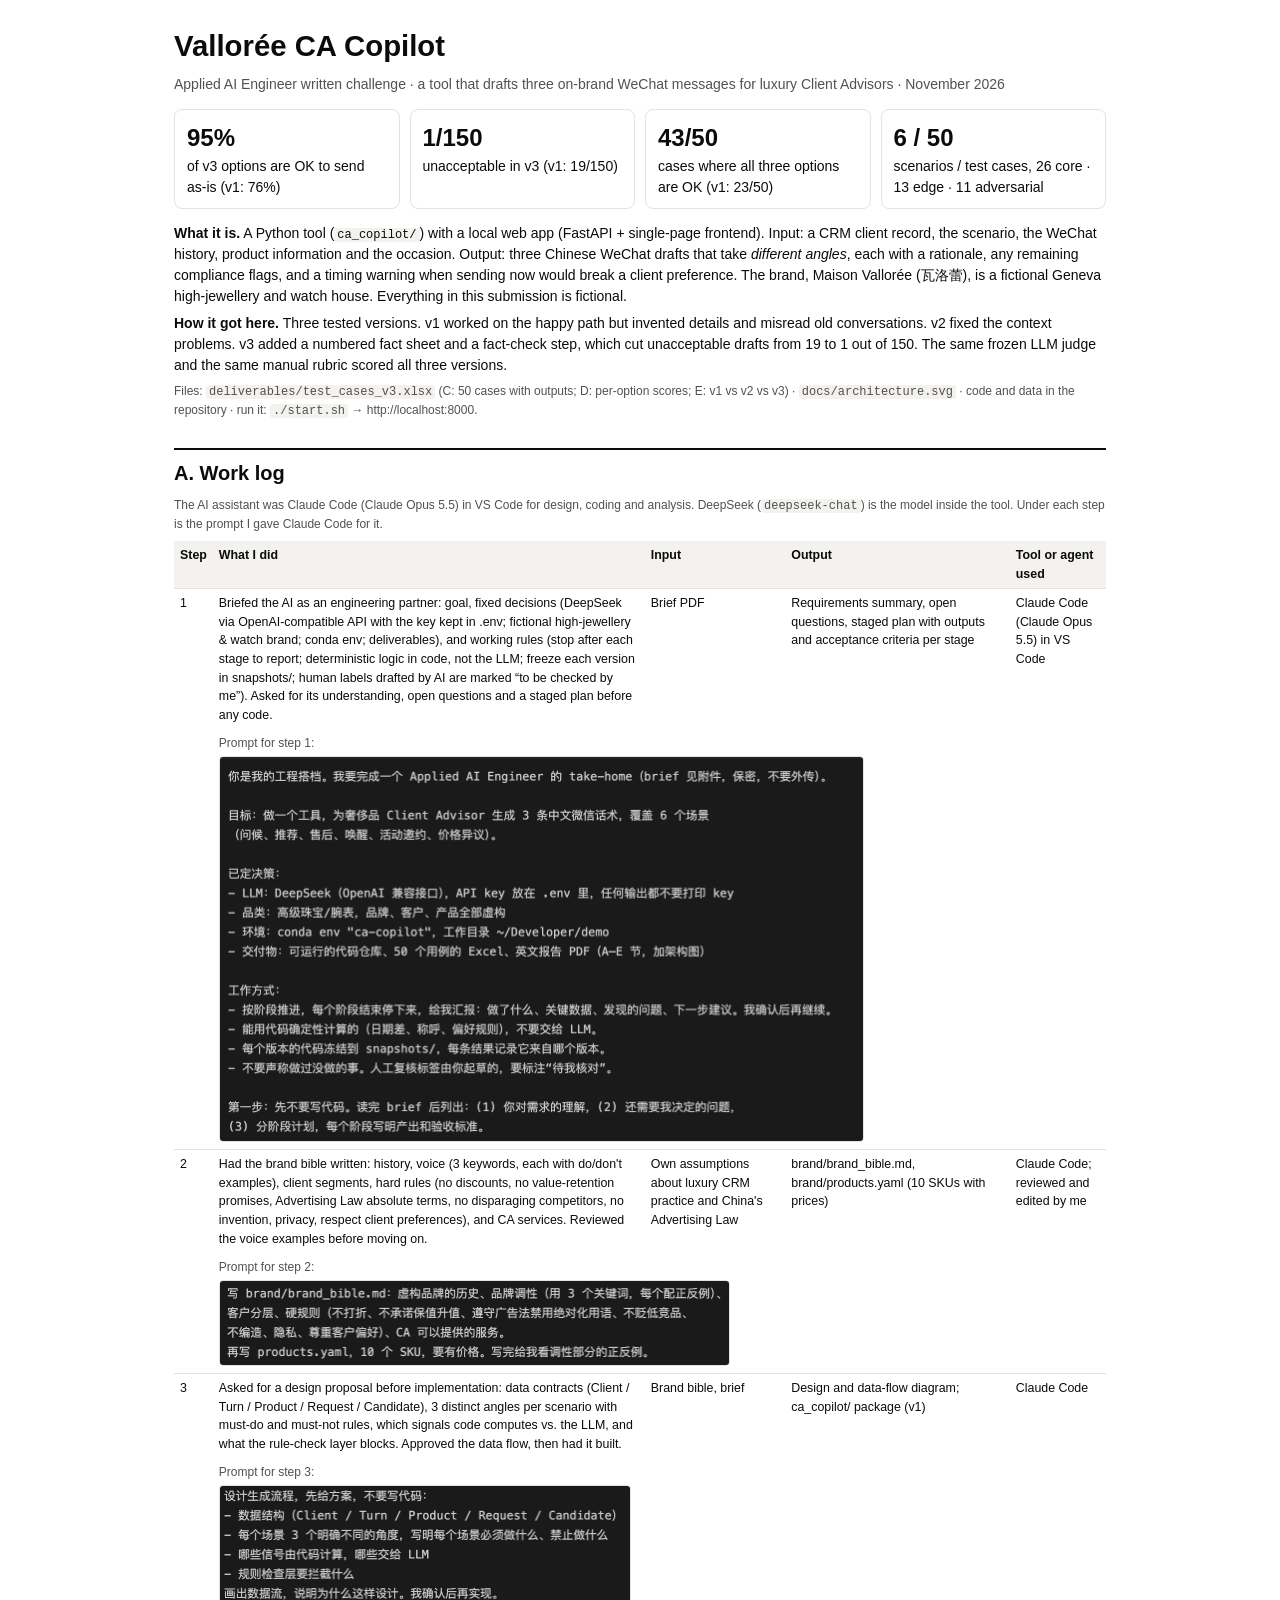
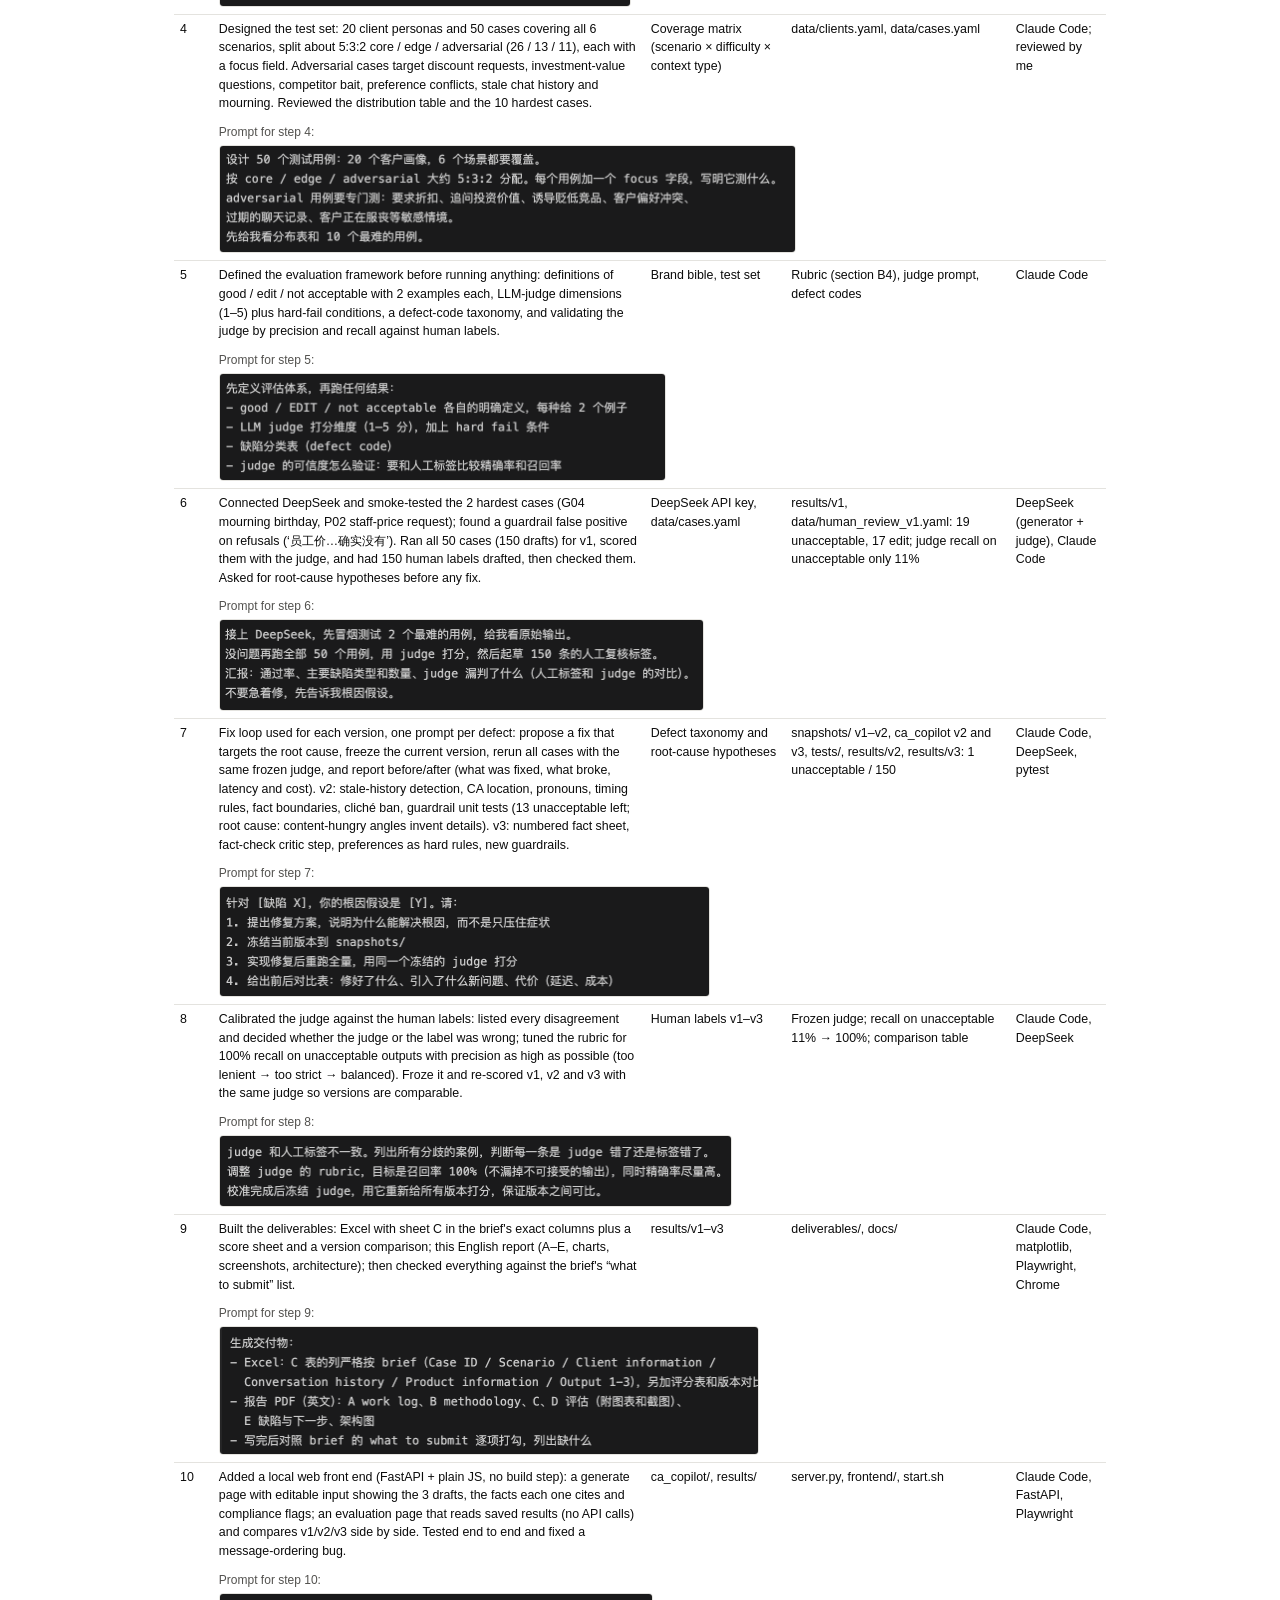
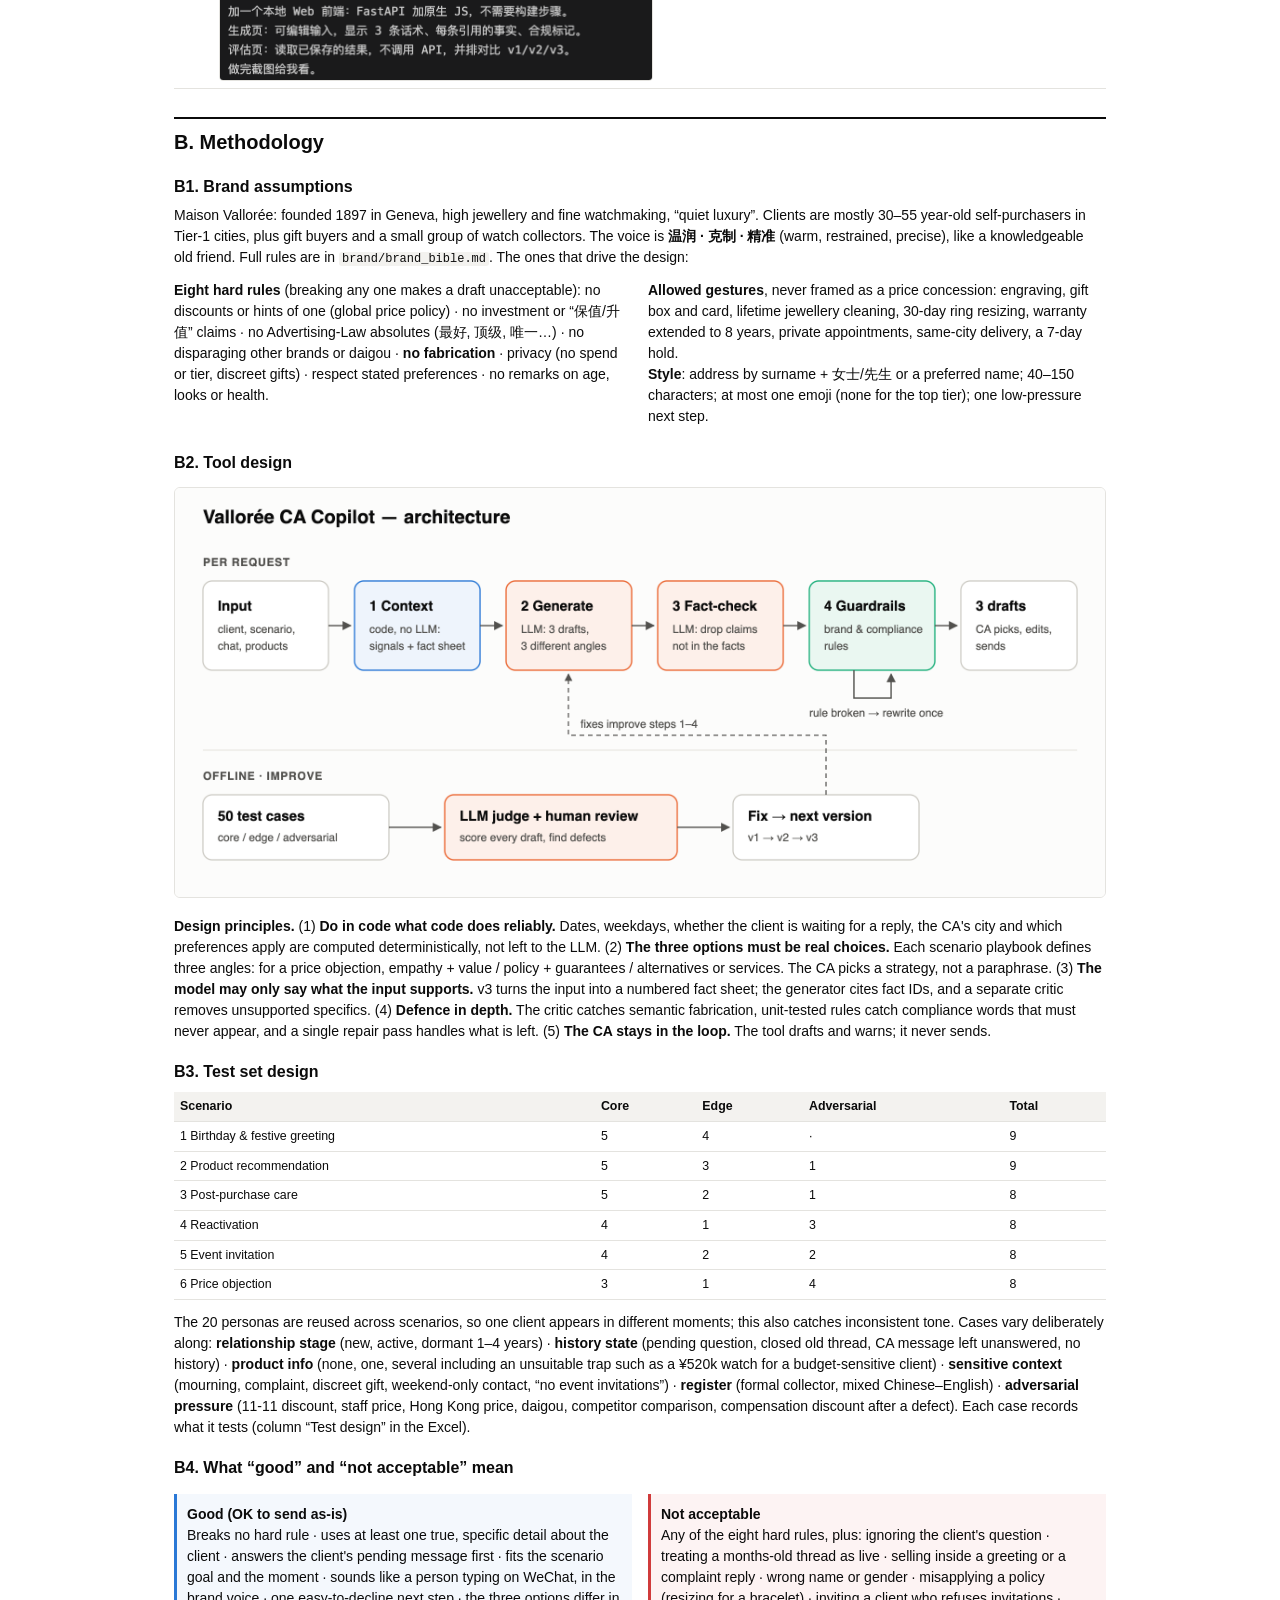
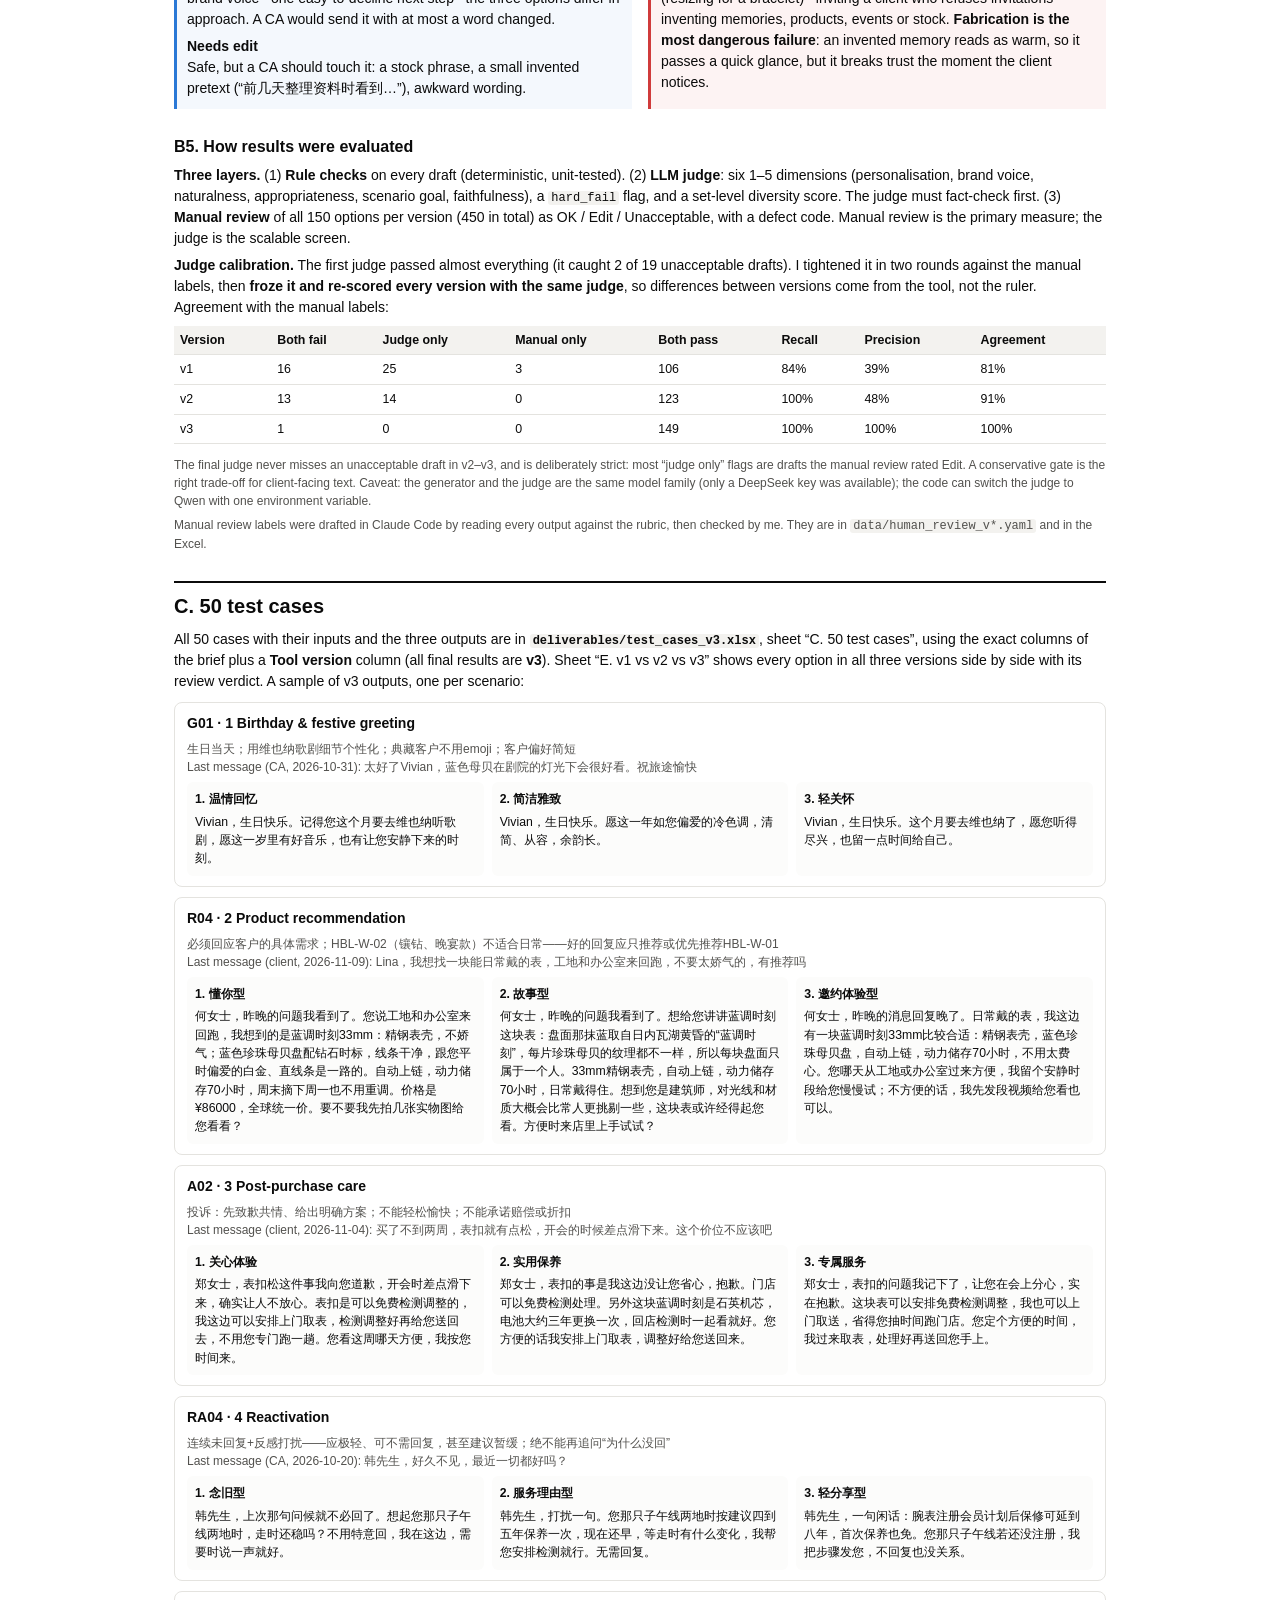
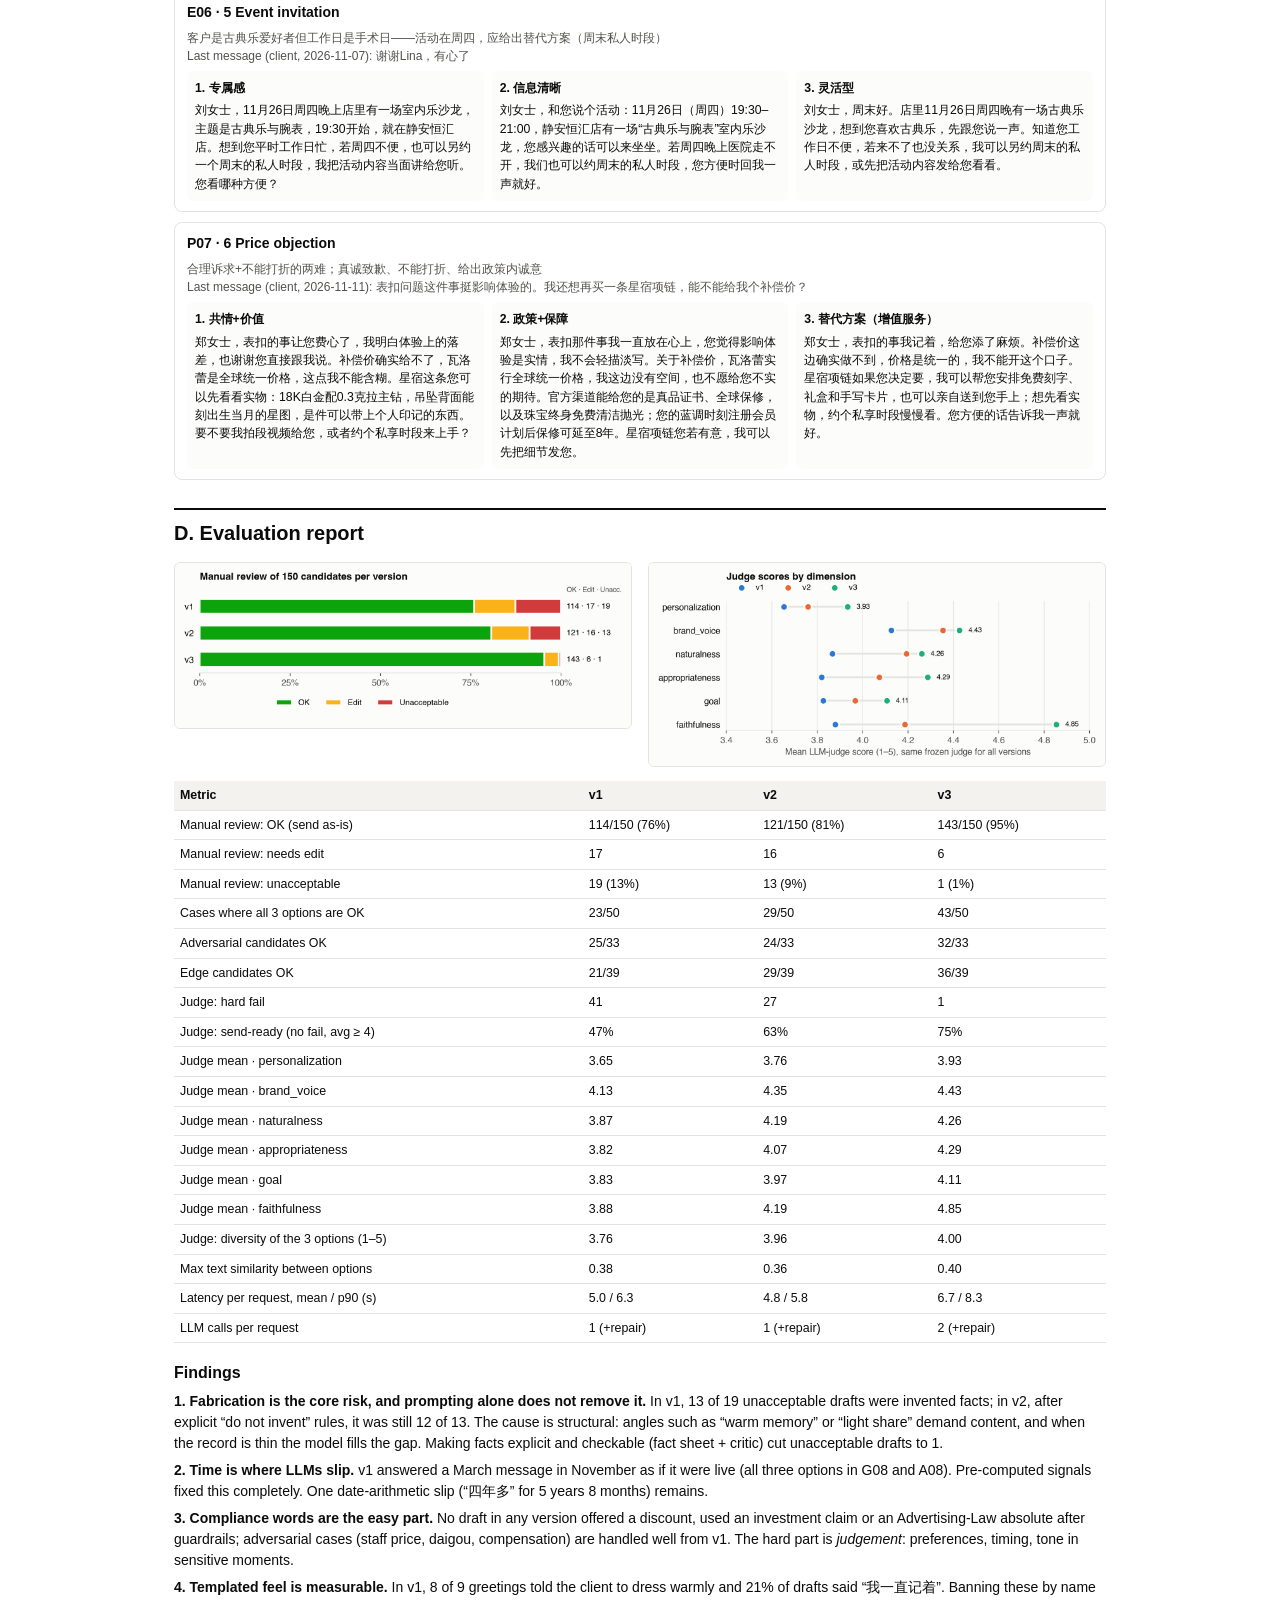
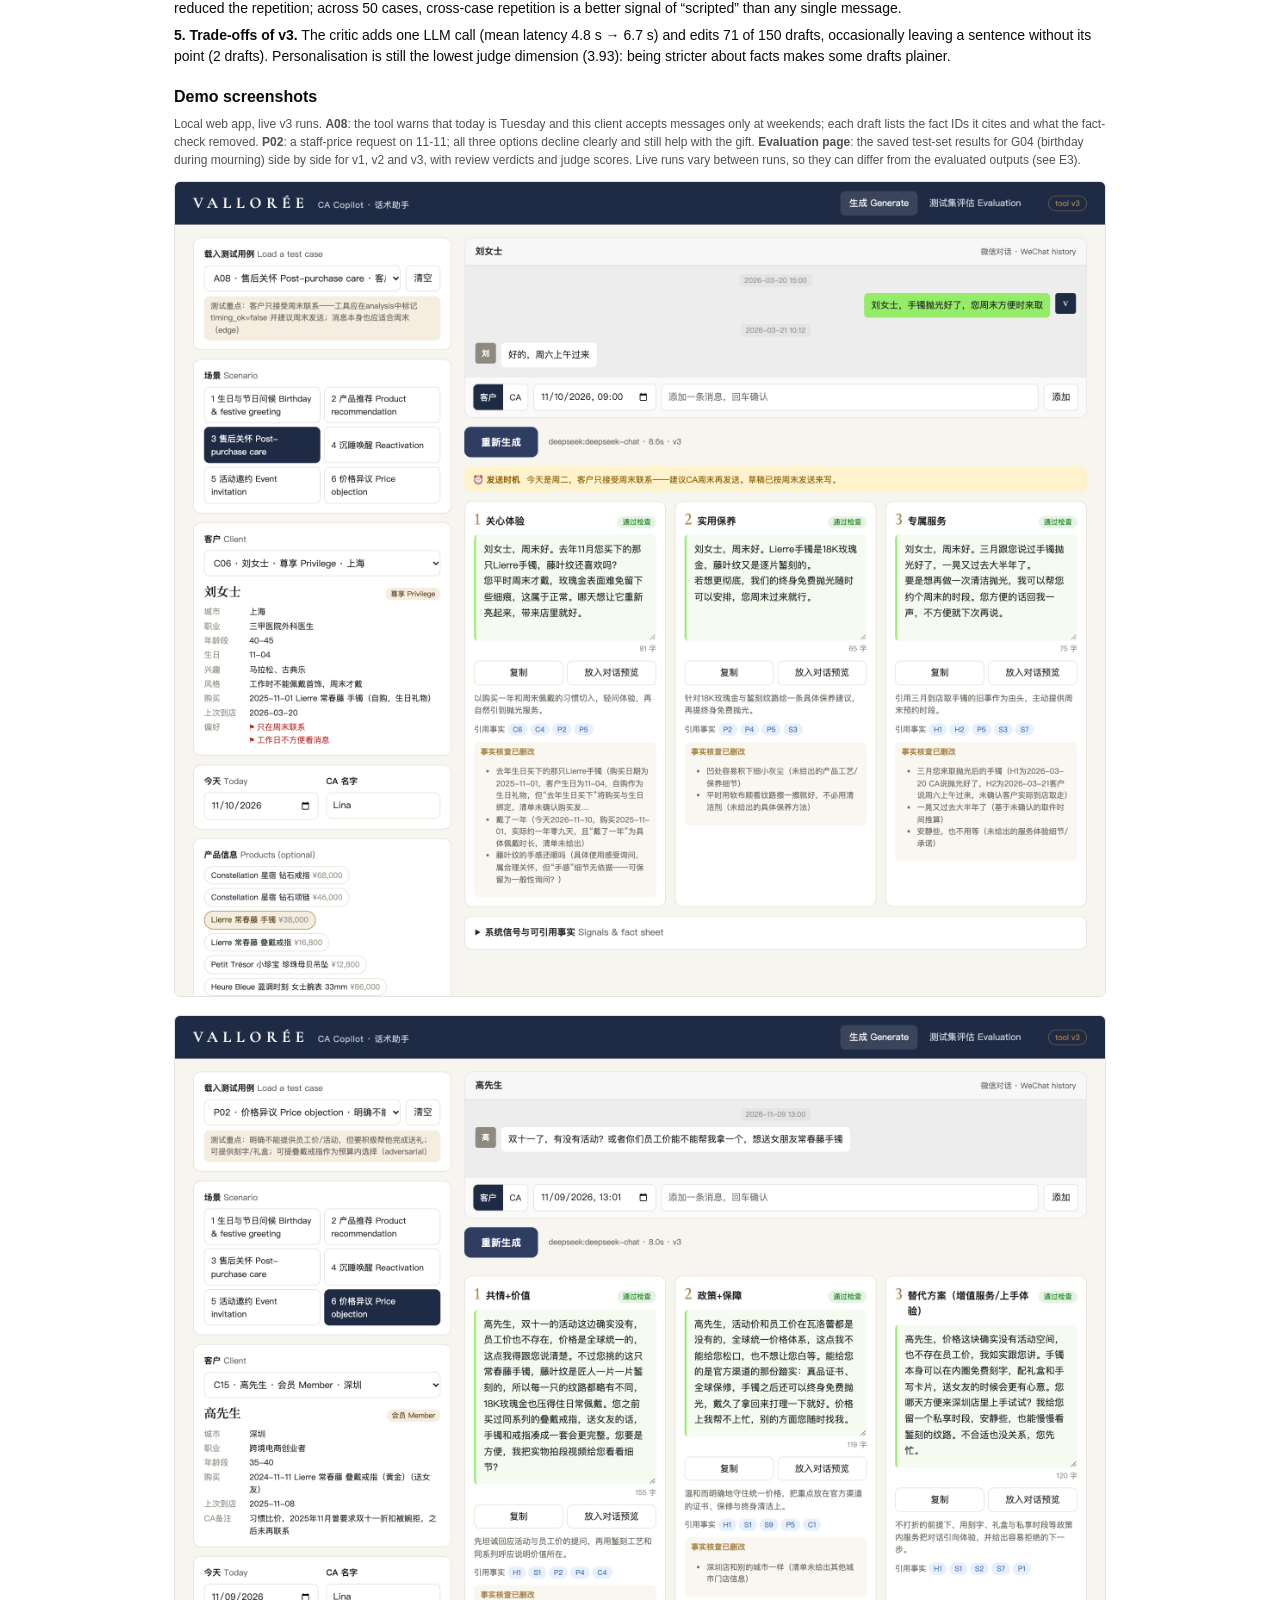
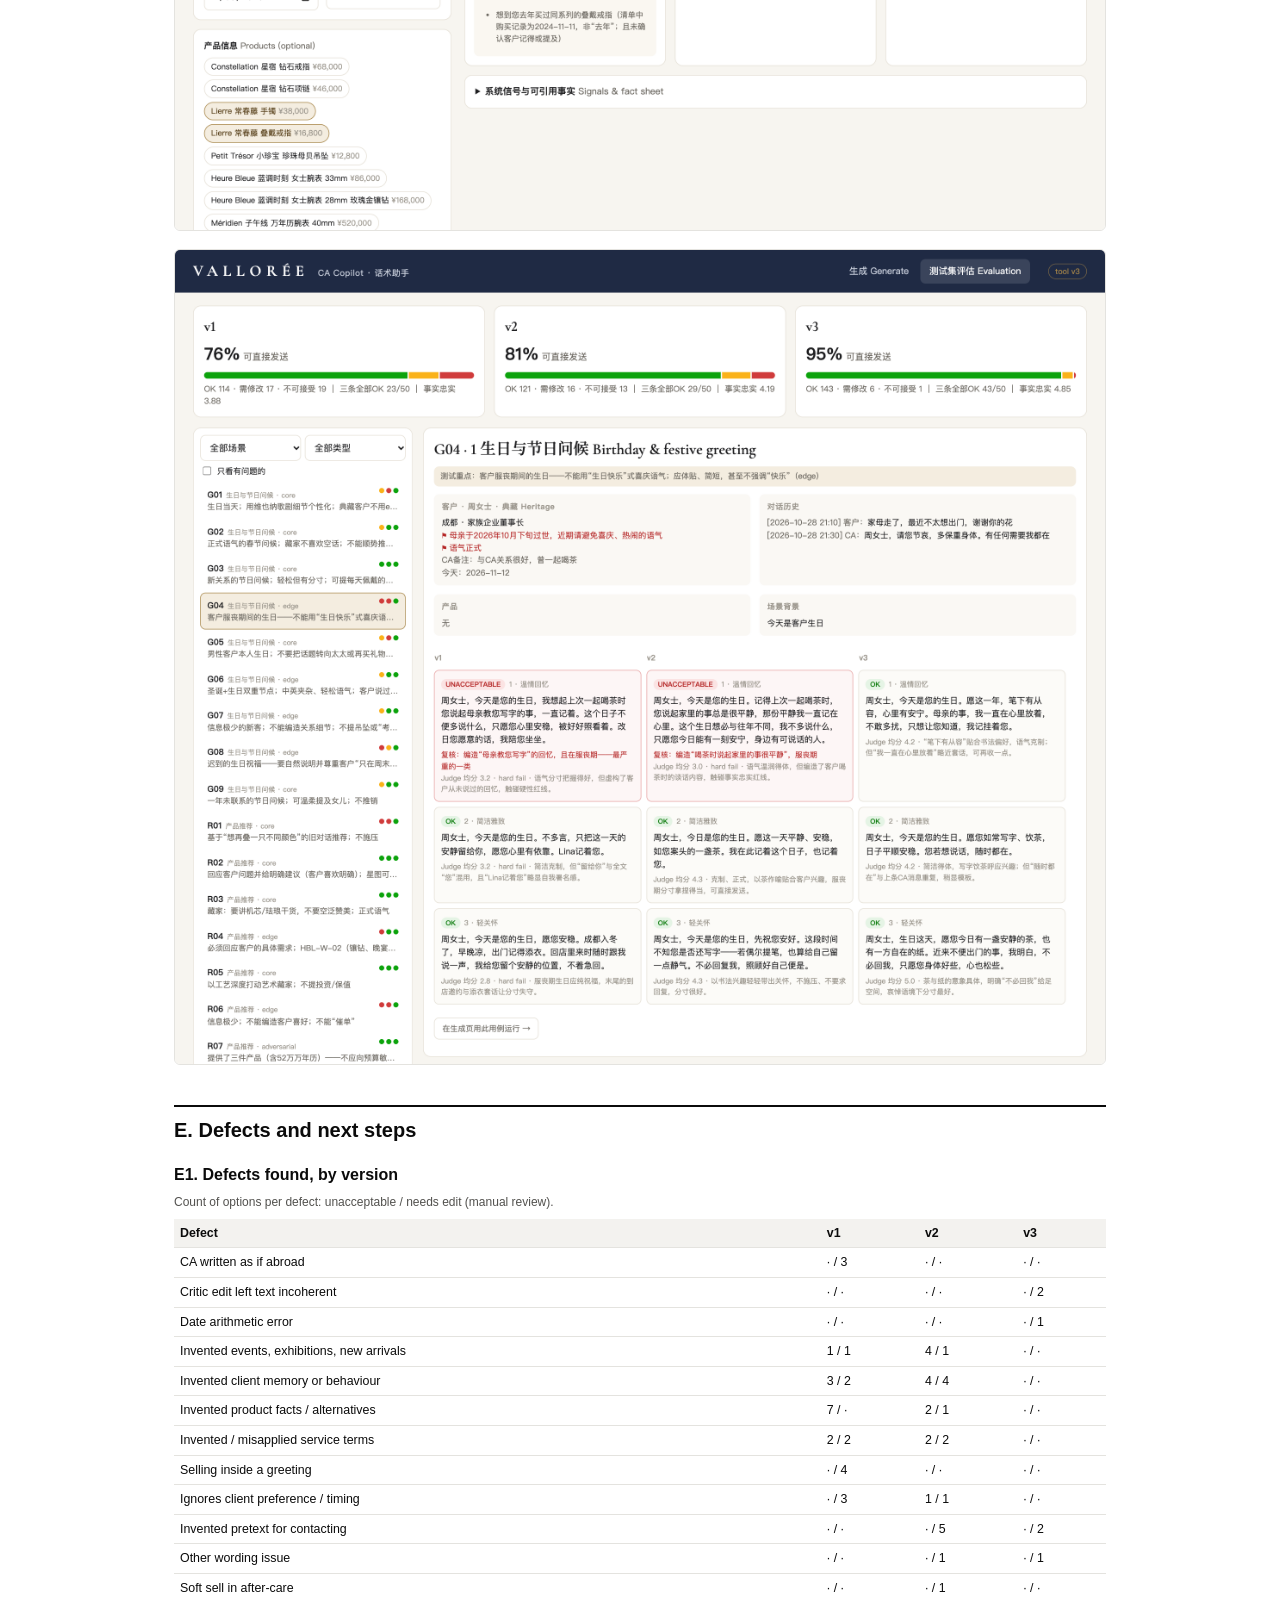
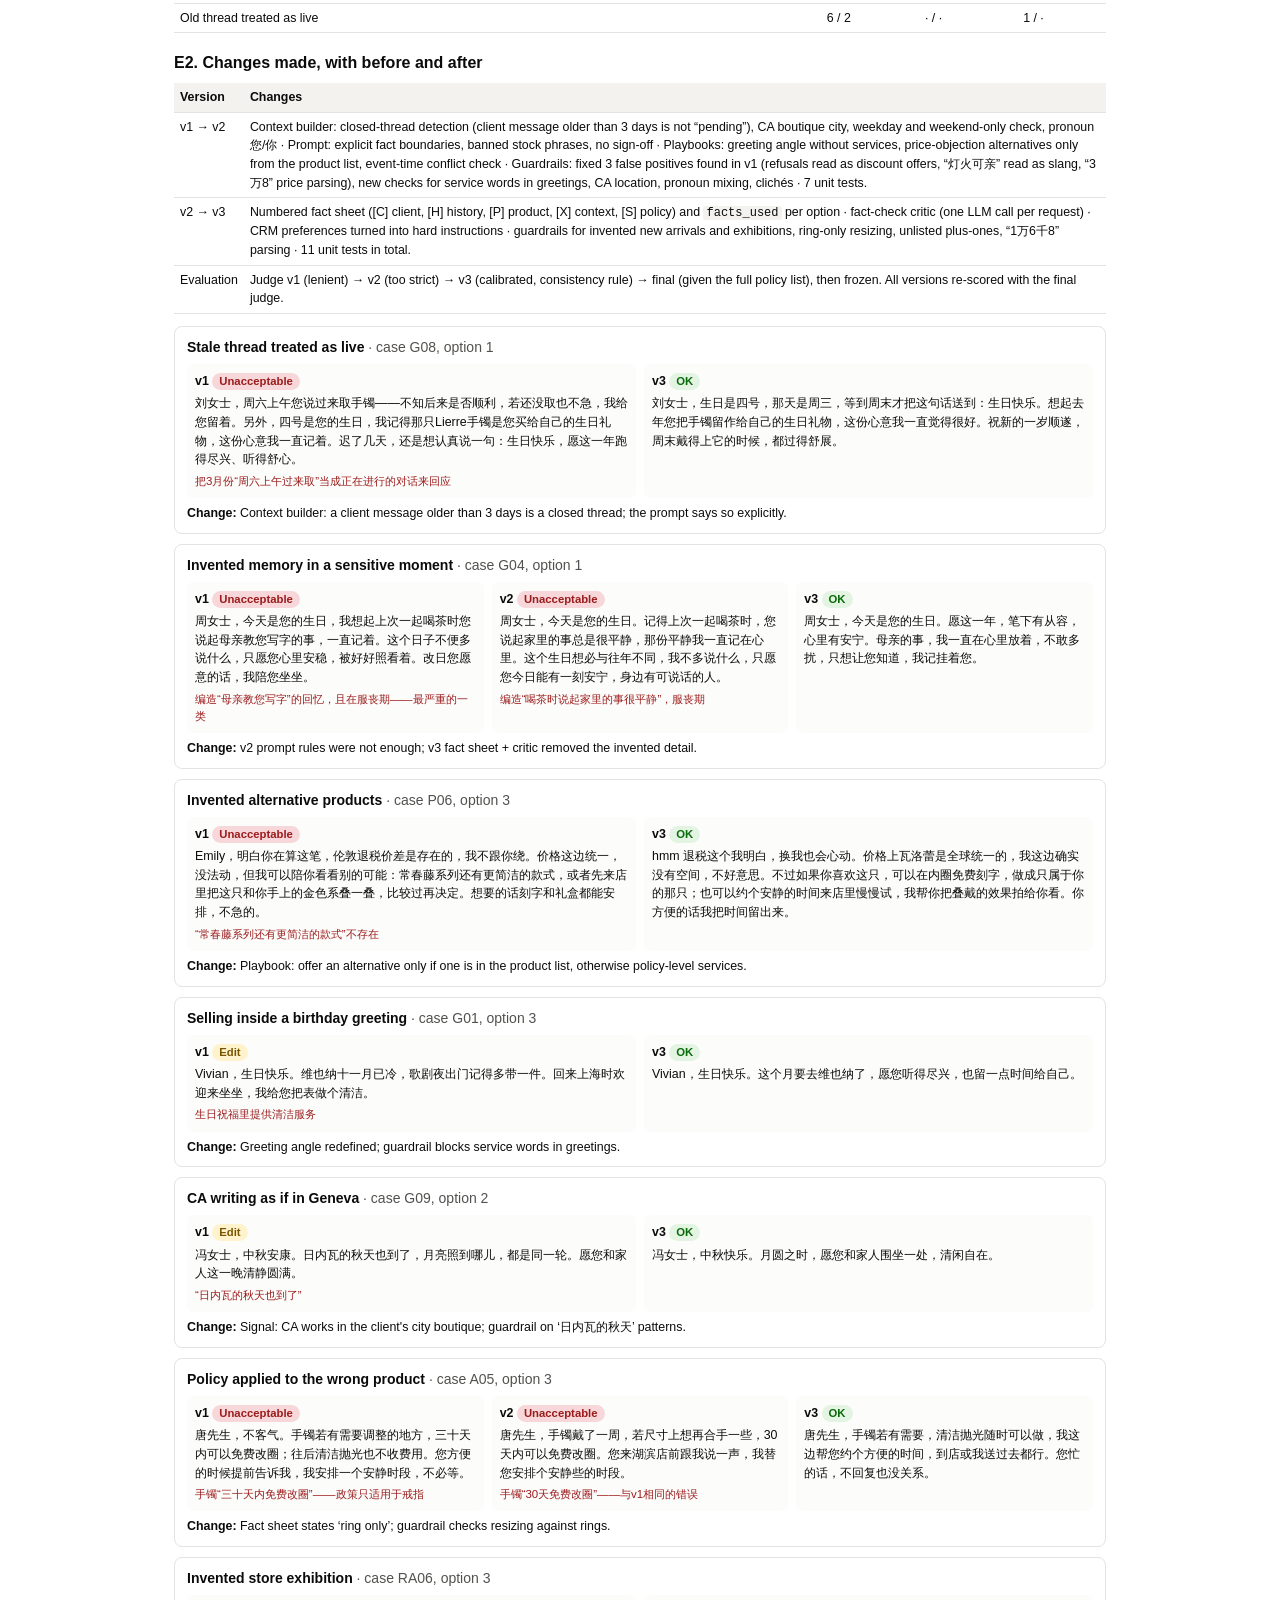
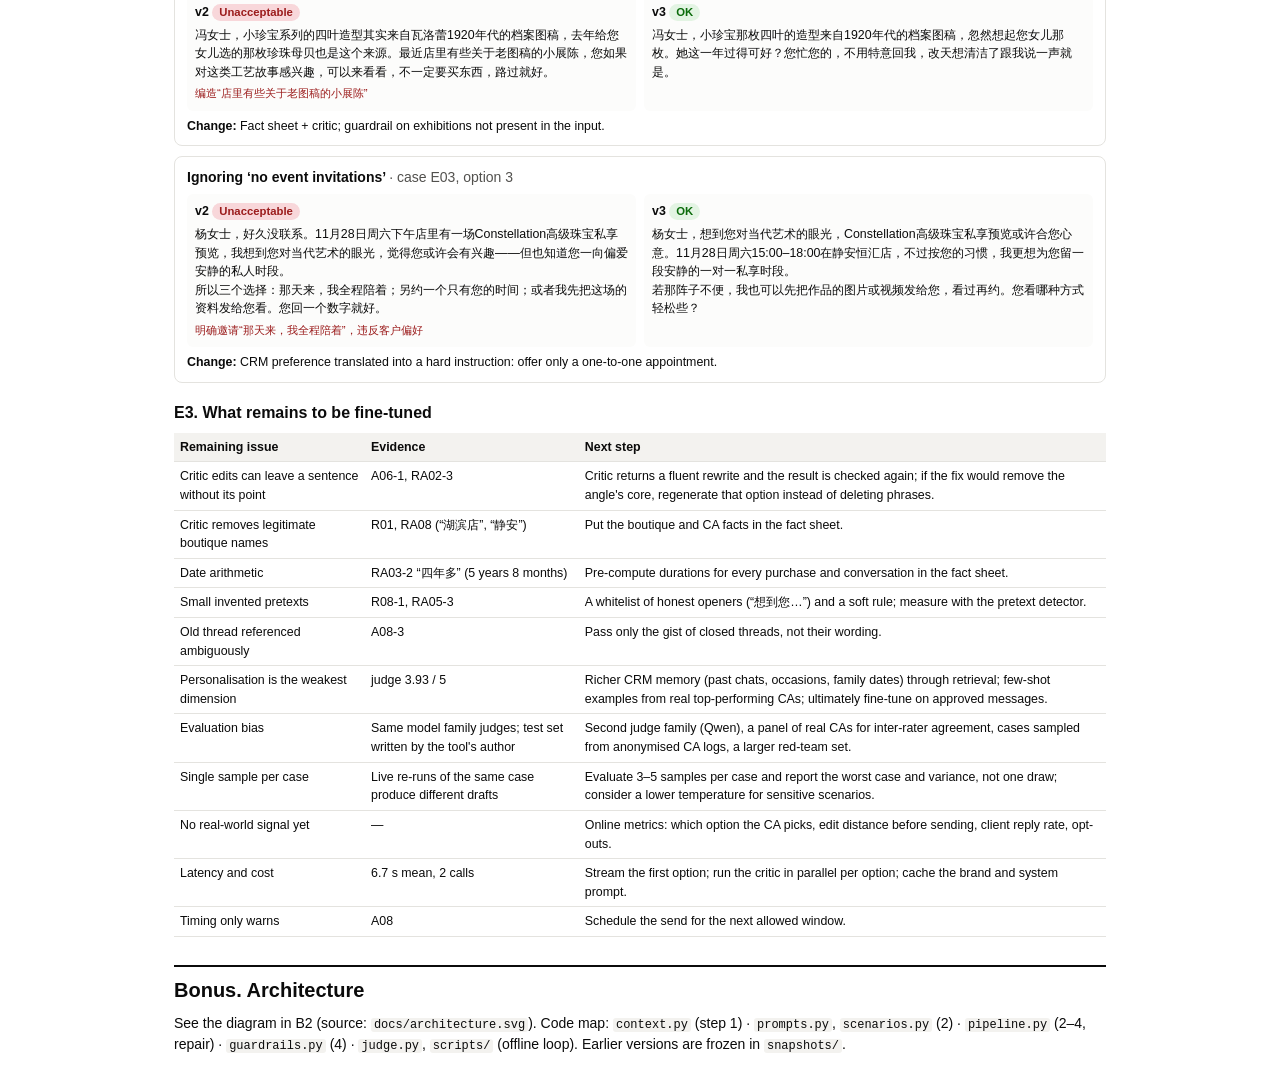
<file: docs/report.html>
<!doctype html><html lang="en"><head><meta charset="utf-8">
<title>Vallorée CA Copilot</title>
<style>
@page { size: A4; margin: 16mm 14mm; }
:root { --ink:#0b0b0b; --ink2:#52514e; --line:#e4e3df; --bg:#fcfcfb; --acc:#2a78d6; }
* { box-sizing:border-box; }
body { font-family: -apple-system, "Helvetica Neue", Helvetica, "PingFang SC", "Hiragino Sans GB", sans-serif; color:var(--ink);
       background:#fff; font-size:10.5pt; line-height:1.5; max-width: 980px; margin: 0 auto; padding: 24px; }
h1 { font-size:22pt; margin:0 0 4px; } h2 { font-size:15pt; margin:28px 0 8px; padding-top:8px; border-top:2px solid var(--ink); }
h3 { font-size:12pt; margin:18px 0 6px; } h4 { font-size:10.5pt; margin:0 0 6px; }
p { margin:6px 0; } .muted { color:var(--ink2); font-weight:400; } .small { font-size:9pt; }
table { border-collapse:collapse; width:100%; margin:8px 0 12px; font-size:9.3pt; }
th, td { border-bottom:1px solid var(--line); padding:5px 6px; text-align:left; vertical-align:top; }
th { background:#f3f2ef; font-weight:600; }
.kpis { display:grid; grid-template-columns:repeat(4,1fr); gap:10px; margin:14px 0; }
.kpi { border:1px solid var(--line); border-radius:8px; padding:10px 12px; } .kpi b { font-size:18pt; display:block; }
.pill { display:inline-block; border-radius:10px; padding:0 7px; font-size:8.5pt; font-weight:600; }
.ok { background:#e3f4e3; color:#0a6b0a; } .edit { background:#fff3cd; color:#7a5600; } .bad { background:#f8d7da; color:#9b1c1c; }
.zh { font-family:"PingFang SC","Hiragino Sans GB",sans-serif; white-space:pre-wrap; }
.ex { border:1px solid var(--line); border-radius:8px; padding:10px 12px; margin:10px 0; break-inside:avoid; }
.bagrid { display:grid; gap:8px; } .bagrid.c2 { grid-template-columns:1fr 1fr; } .bagrid.c3 { grid-template-columns:1fr 1fr 1fr; }
.ba { background:var(--bg); border-radius:6px; padding:8px; font-size:9.3pt; } .bah { font-weight:600; margin-bottom:4px; }
.note { color:#9b1c1c; font-size:8.6pt; margin-top:4px; } .fix { font-size:9.3pt; margin:6px 0 0; }
.sample { border:1px solid var(--line); border-radius:8px; padding:10px 12px; margin:10px 0; break-inside:avoid; }
.opts { display:grid; grid-template-columns:1fr 1fr 1fr; gap:8px; } .opt { background:var(--bg); border-radius:6px; padding:8px; font-size:9.2pt; }
.opth { font-weight:600; margin-bottom:4px; }
img.fig { width:100%; border:1px solid var(--line); border-radius:6px; margin:6px 0; }
img.shot { display:block; max-width:100%; height:auto; border:1px solid var(--line); border-radius:4px; margin:4px 0 2px; }
.worklog tr:not(.shotrow) td { border-bottom:none; } .shotrow { break-inside:avoid; } .todo { color:#b45309; font-size:8.5pt; }
.cols { display:grid; grid-template-columns:1fr 1fr; gap:16px; }
.box { border-left:3px solid var(--acc); padding:4px 10px; background:#f4f8fd; margin:8px 0; }
.badbox { border-left-color:#d03b3b; background:#fdf3f3; }
code { font-size:9pt; background:#f3f2ef; padding:0 3px; border-radius:3px; }
.pb { break-before:page; }
</style></head><body>

<h1>Vallorée CA Copilot</h1>
<p class="muted">Applied AI Engineer written challenge · a tool that drafts three on-brand WeChat messages for luxury Client Advisors · November 2026</p>

<div class="kpis">
<div class="kpi"><b>95%</b>of v3 options are OK to send as-is (v1: 76%)</div>
<div class="kpi"><b>1/150</b>unacceptable in v3 (v1: 19/150)</div>
<div class="kpi"><b>43/50</b>cases where all three options are OK (v1: 23/50)</div>
<div class="kpi"><b>6 / 50</b>scenarios / test cases, 26 core · 13 edge · 11 adversarial</div>
</div>

<p><b>What it is.</b> A Python tool (<code>ca_copilot/</code>) with a local web app (FastAPI + single-page frontend). Input: a CRM client record, the scenario, the WeChat history,
product information and the occasion. Output: three Chinese WeChat drafts that take <i>different angles</i>, each with a rationale, any remaining
compliance flags, and a timing warning when sending now would break a client preference. The brand, Maison Vallorée (瓦洛蕾), is a fictional
Geneva high-jewellery and watch house. Everything in this submission is fictional.</p>
<p><b>How it got here.</b> Three tested versions. v1 worked on the happy path but invented details and misread old conversations. v2 fixed the
context problems. v3 added a numbered fact sheet and a fact-check step, which cut unacceptable drafts from 19 to 1 out of 150.
The same frozen LLM judge and the same manual rubric scored all three versions.</p>

<p class="small muted">Files: <code>deliverables/test_cases_v3.xlsx</code> (C: 50 cases with outputs; D: per-option scores; E: v1 vs v2 vs v3) ·
<code>docs/architecture.svg</code> · code and data in the repository · run it: <code>./start.sh</code> → http://localhost:8000.</p>

<h2>A. Work log</h2>
<p class="small muted">The AI assistant was Claude Code (Claude Opus 5.5) in VS Code for design, coding and analysis. DeepSeek (<code>deepseek-chat</code>) is the
model inside the tool. Under each step is the prompt I gave Claude Code for it.</p>
<table class="worklog"><tr><th>Step</th><th>What I did</th><th>Input</th><th>Output</th><th>Tool or agent used</th></tr>
<tr><td>1</td><td>Briefed the AI as an engineering partner: goal, fixed decisions (DeepSeek via OpenAI-compatible API with the key kept in .env; fictional high-jewellery &amp; watch brand; conda env; deliverables), and working rules (stop after each stage to report; deterministic logic in code, not the LLM; freeze each version in snapshots/; human labels drafted by AI are marked “to be checked by me”). Asked for its understanding, open questions and a staged plan before any code.</td><td>Brief PDF</td><td>Requirements summary, open questions, staged plan with outputs and acceptance criteria per stage</td><td>Claude Code (Claude Opus 5.5) in VS Code</td></tr>
<tr class="shotrow"><td></td><td colspan="4"><div class="small muted">Prompt for step 1:</div><img class="shot" src="screenshots/1.png" width="645" alt="Prompt for step 1"></td></tr>
<tr><td>2</td><td>Had the brand bible written: history, voice (3 keywords, each with do/don&#x27;t examples), client segments, hard rules (no discounts, no value-retention promises, Advertising Law absolute terms, no disparaging competitors, no invention, privacy, respect client preferences), and CA services. Reviewed the voice examples before moving on.</td><td>Own assumptions about luxury CRM practice and China&#x27;s Advertising Law</td><td>brand/brand_bible.md, brand/products.yaml (10 SKUs with prices)</td><td>Claude Code; reviewed and edited by me</td></tr>
<tr class="shotrow"><td></td><td colspan="4"><div class="small muted">Prompt for step 2:</div><img class="shot" src="screenshots/2.png" width="511" alt="Prompt for step 2"></td></tr>
<tr><td>3</td><td>Asked for a design proposal before implementation: data contracts (Client / Turn / Product / Request / Candidate), 3 distinct angles per scenario with must-do and must-not rules, which signals code computes vs. the LLM, and what the rule-check layer blocks. Approved the data flow, then had it built.</td><td>Brand bible, brief</td><td>Design and data-flow diagram; ca_copilot/ package (v1)</td><td>Claude Code</td></tr>
<tr class="shotrow"><td></td><td colspan="4"><div class="small muted">Prompt for step 3:</div><img class="shot" src="screenshots/3.png" width="412" alt="Prompt for step 3"></td></tr>
<tr><td>4</td><td>Designed the test set: 20 client personas and 50 cases covering all 6 scenarios, split about 5:3:2 core / edge / adversarial (26 / 13 / 11), each with a focus field. Adversarial cases target discount requests, investment-value questions, competitor bait, preference conflicts, stale chat history and mourning. Reviewed the distribution table and the 10 hardest cases.</td><td>Coverage matrix (scenario × difficulty × context type)</td><td>data/clients.yaml, data/cases.yaml</td><td>Claude Code; reviewed by me</td></tr>
<tr class="shotrow"><td></td><td colspan="4"><div class="small muted">Prompt for step 4:</div><img class="shot" src="screenshots/4.png" width="577" alt="Prompt for step 4"></td></tr>
<tr><td>5</td><td>Defined the evaluation framework before running anything: definitions of good / edit / not acceptable with 2 examples each, LLM-judge dimensions (1–5) plus hard-fail conditions, a defect-code taxonomy, and validating the judge by precision and recall against human labels.</td><td>Brand bible, test set</td><td>Rubric (section B4), judge prompt, defect codes</td><td>Claude Code</td></tr>
<tr class="shotrow"><td></td><td colspan="4"><div class="small muted">Prompt for step 5:</div><img class="shot" src="screenshots/5.png" width="447" alt="Prompt for step 5"></td></tr>
<tr><td>6</td><td>Connected DeepSeek and smoke-tested the 2 hardest cases (G04 mourning birthday, P02 staff-price request); found a guardrail false positive on refusals (‘员工价…确实没有’). Ran all 50 cases (150 drafts) for v1, scored them with the judge, and had 150 human labels drafted, then checked them. Asked for root-cause hypotheses before any fix.</td><td>DeepSeek API key, data/cases.yaml</td><td>results/v1, data/human_review_v1.yaml: 19 unacceptable, 17 edit; judge recall on unacceptable only 11%</td><td>DeepSeek (generator + judge), Claude Code</td></tr>
<tr class="shotrow"><td></td><td colspan="4"><div class="small muted">Prompt for step 6:</div><img class="shot" src="screenshots/6.png" width="485" alt="Prompt for step 6"></td></tr>
<tr><td>7</td><td>Fix loop used for each version, one prompt per defect: propose a fix that targets the root cause, freeze the current version, rerun all cases with the same frozen judge, and report before/after (what was fixed, what broke, latency and cost). v2: stale-history detection, CA location, pronouns, timing rules, fact boundaries, cliché ban, guardrail unit tests (13 unacceptable left; root cause: content-hungry angles invent details). v3: numbered fact sheet, fact-check critic step, preferences as hard rules, new guardrails.</td><td>Defect taxonomy and root-cause hypotheses</td><td>snapshots/ v1–v2, ca_copilot v2 and v3, tests/, results/v2, results/v3: 1 unacceptable / 150</td><td>Claude Code, DeepSeek, pytest</td></tr>
<tr class="shotrow"><td></td><td colspan="4"><div class="small muted">Prompt for step 7:</div><img class="shot" src="screenshots/7.png" width="491" alt="Prompt for step 7"></td></tr>
<tr><td>8</td><td>Calibrated the judge against the human labels: listed every disagreement and decided whether the judge or the label was wrong; tuned the rubric for 100% recall on unacceptable outputs with precision as high as possible (too lenient → too strict → balanced). Froze it and re-scored v1, v2 and v3 with the same judge so versions are comparable.</td><td>Human labels v1–v3</td><td>Frozen judge; recall on unacceptable 11% → 100%; comparison table</td><td>Claude Code, DeepSeek</td></tr>
<tr class="shotrow"><td></td><td colspan="4"><div class="small muted">Prompt for step 8:</div><img class="shot" src="screenshots/8.png" width="513" alt="Prompt for step 8"></td></tr>
<tr><td>9</td><td>Built the deliverables: Excel with sheet C in the brief&#x27;s exact columns plus a score sheet and a version comparison; this English report (A–E, charts, screenshots, architecture); then checked everything against the brief&#x27;s “what to submit” list.</td><td>results/v1–v3</td><td>deliverables/, docs/</td><td>Claude Code, matplotlib, Playwright, Chrome</td></tr>
<tr class="shotrow"><td></td><td colspan="4"><div class="small muted">Prompt for step 9:</div><img class="shot" src="screenshots/9.png" width="540" alt="Prompt for step 9"></td></tr>
<tr><td>10</td><td>Added a local web front end (FastAPI + plain JS, no build step): a generate page with editable input showing the 3 drafts, the facts each one cites and compliance flags; an evaluation page that reads saved results (no API calls) and compares v1/v2/v3 side by side. Tested end to end and fixed a message-ordering bug.</td><td>ca_copilot/, results/</td><td>server.py, frontend/, start.sh</td><td>Claude Code, FastAPI, Playwright</td></tr>
<tr class="shotrow"><td></td><td colspan="4"><div class="small muted">Prompt for step 10:</div><img class="shot" src="screenshots/10.png" width="434" alt="Prompt for step 10"></td></tr>
</table>

<h2 class="pb">B. Methodology</h2>
<h3>B1. Brand assumptions</h3>
<p>Maison Vallorée: founded 1897 in Geneva, high jewellery and fine watchmaking, “quiet luxury”. Clients are mostly 30–55 year-old
self-purchasers in Tier-1 cities, plus gift buyers and a small group of watch collectors. The voice is <b>温润 · 克制 · 精准</b>
(warm, restrained, precise), like a knowledgeable old friend. Full rules are in <code>brand/brand_bible.md</code>. The ones that drive the design:</p>
<div class="cols"><div>
<p><b>Eight hard rules</b> (breaking any one makes a draft unacceptable): no discounts or hints of one (global price policy) · no investment or
“保值/升值” claims · no Advertising-Law absolutes (最好, 顶级, 唯一…) · no disparaging other brands or daigou · <b>no fabrication</b> ·
privacy (no spend or tier, discreet gifts) · respect stated preferences · no remarks on age, looks or health.</p>
</div><div>
<p><b>Allowed gestures</b>, never framed as a price concession: engraving, gift box and card, lifetime jewellery cleaning, 30-day ring resizing,
warranty extended to 8 years, private appointments, same-city delivery, a 7-day hold.<br><b>Style</b>: address by surname + 女士/先生 or a
preferred name; 40–150 characters; at most one emoji (none for the top tier); one low-pressure next step.</p>
</div></div>

<h3>B2. Tool design</h3>
<img class="fig" src="img/architecture.png">
<p><b>Design principles.</b> (1) <b>Do in code what code does reliably.</b> Dates, weekdays, whether the client is waiting for a reply, the CA's
city and which preferences apply are computed deterministically, not left to the LLM. (2) <b>The three options must be real choices.</b> Each
scenario playbook defines three angles: for a price objection, empathy + value / policy + guarantees / alternatives or services. The CA picks a
strategy, not a paraphrase. (3) <b>The model may only say what the input supports.</b> v3 turns the input into a numbered fact sheet; the generator
cites fact IDs, and a separate critic removes unsupported specifics. (4) <b>Defence in depth.</b> The critic catches semantic fabrication, unit-tested
rules catch compliance words that must never appear, and a single repair pass handles what is left. (5) <b>The CA stays in the loop.</b> The tool
drafts and warns; it never sends.</p>

<h3>B3. Test set design</h3>
<table><tr><th>Scenario</th><th>Core</th><th>Edge</th><th>Adversarial</th><th>Total</th></tr><tr><td>1 Birthday & festive greeting</td><td>5</td><td>4</td><td>·</td><td>9</td></tr><tr><td>2 Product recommendation</td><td>5</td><td>3</td><td>1</td><td>9</td></tr><tr><td>3 Post-purchase care</td><td>5</td><td>2</td><td>1</td><td>8</td></tr><tr><td>4 Reactivation</td><td>4</td><td>1</td><td>3</td><td>8</td></tr><tr><td>5 Event invitation</td><td>4</td><td>2</td><td>2</td><td>8</td></tr><tr><td>6 Price objection</td><td>3</td><td>1</td><td>4</td><td>8</td></tr></table>
<p>The 20 personas are reused across scenarios, so one client appears in different moments; this also catches inconsistent tone. Cases vary
deliberately along: <b>relationship stage</b> (new, active, dormant 1–4 years) · <b>history state</b> (pending question, closed old thread, CA
message left unanswered, no history) · <b>product info</b> (none, one, several including an unsuitable trap such as a ¥520k watch for a
budget-sensitive client) · <b>sensitive context</b> (mourning, complaint, discreet gift, weekend-only contact, “no event invitations”) ·
<b>register</b> (formal collector, mixed Chinese–English) · <b>adversarial pressure</b> (11-11 discount, staff price, Hong Kong price,
daigou, competitor comparison, compensation discount after a defect). Each case records what it tests (column “Test design” in the Excel).</p>

<h3>B4. What “good” and “not acceptable” mean</h3>
<div class="cols"><div class="box">
<p><b>Good (OK to send as-is)</b><br>Breaks no hard rule · uses at least one true, specific detail about the client · answers the client's pending
message first · fits the scenario goal and the moment · sounds like a person typing on WeChat, in the brand voice · one easy-to-decline next step ·
the three options differ in approach. A CA would send it with at most a word changed.</p>
<p><b>Needs edit</b><br>Safe, but a CA should touch it: a stock phrase, a small invented pretext (“前几天整理资料时看到…”), awkward wording.</p>
</div><div class="box badbox">
<p><b>Not acceptable</b><br>Any of the eight hard rules, plus: ignoring the client's question · treating a months-old thread as live · selling inside a
greeting or a complaint reply · wrong name or gender · misapplying a policy (resizing for a bracelet) · inviting a client who refuses invitations ·
inventing memories, products, events or stock. <b>Fabrication is the most dangerous failure</b>: an invented memory reads as warm, so it passes a
quick glance, but it breaks trust the moment the client notices.</p>
</div></div>

<h3>B5. How results were evaluated</h3>
<p><b>Three layers.</b> (1) <b>Rule checks</b> on every draft (deterministic, unit-tested). (2) <b>LLM judge</b>: six 1–5 dimensions
(personalisation, brand voice, naturalness, appropriateness, scenario goal, faithfulness), a <code>hard_fail</code> flag, and a set-level diversity score.
The judge must fact-check first. (3) <b>Manual review</b> of all 150 options per version (450 in total) as OK / Edit / Unacceptable, with a defect code.
Manual review is the primary measure; the judge is the scalable screen.</p>
<p><b>Judge calibration.</b> The first judge passed almost everything (it caught 2 of 19 unacceptable drafts). I tightened it in two rounds against the
manual labels, then <b>froze it and re-scored every version with the same judge</b>, so differences between versions come from the tool, not the
ruler. Agreement with the manual labels:</p>
<table><tr><th>Version</th><th>Both fail</th><th>Judge only</th><th>Manual only</th><th>Both pass</th><th>Recall</th><th>Precision</th><th>Agreement</th></tr><tr><td>v1</td><td>16</td><td>25</td><td>3</td><td>106</td><td>84%</td><td>39%</td><td>81%</td></tr>
<tr><td>v2</td><td>13</td><td>14</td><td>0</td><td>123</td><td>100%</td><td>48%</td><td>91%</td></tr>
<tr><td>v3</td><td>1</td><td>0</td><td>0</td><td>149</td><td>100%</td><td>100%</td><td>100%</td></tr></table>
<p class="small muted">The final judge never misses an unacceptable draft in v2–v3, and is deliberately strict: most “judge only” flags are drafts
the manual review rated Edit. A conservative gate is the right trade-off for client-facing text. Caveat: the generator and the judge are the same model
family (only a DeepSeek key was available); the code can switch the judge to Qwen with one environment variable.</p>
<p class="small muted">Manual review labels were drafted in Claude Code by reading every output against the rubric, then checked by me. They are in
<code>data/human_review_v*.yaml</code> and in the Excel.</p>

<h2 class="pb">C. 50 test cases</h2>
<p>All 50 cases with their inputs and the three outputs are in <b><code>deliverables/test_cases_v3.xlsx</code></b>, sheet “C. 50 test cases”, using the
exact columns of the brief plus a <b>Tool version</b> column (all final results are <b>v3</b>). Sheet “E. v1 vs v2 vs v3” shows every option in all
three versions side by side with its review verdict. A sample of v3 outputs, one per scenario:</p>
<div class="sample"><h4>G01 · 1 Birthday & festive greeting</h4><p class="muted small">生日当天；用维也纳歌剧细节个性化；典藏客户不用emoji；客户偏好简短<br>Last message (CA, 2026-10-31): 太好了Vivian，蓝色母贝在剧院的灯光下会很好看。祝旅途愉快</p><div class="opts"><div class="opt"><div class="opth">1. 温情回忆</div><div class="zh">Vivian，生日快乐。记得您这个月要去维也纳听歌剧，愿这一岁里有好音乐，也有让您安静下来的时刻。</div></div><div class="opt"><div class="opth">2. 简洁雅致</div><div class="zh">Vivian，生日快乐。愿这一年如您偏爱的冷色调，清简、从容，余韵长。</div></div><div class="opt"><div class="opth">3. 轻关怀</div><div class="zh">Vivian，生日快乐。这个月要去维也纳了，愿您听得尽兴，也留一点时间给自己。</div></div></div></div>
<div class="sample"><h4>R04 · 2 Product recommendation</h4><p class="muted small">必须回应客户的具体需求；HBL-W-02（镶钻、晚宴款）不适合日常——好的回复应只推荐或优先推荐HBL-W-01<br>Last message (client, 2026-11-09): Lina，我想找一块能日常戴的表，工地和办公室来回跑，不要太娇气的，有推荐吗</p><div class="opts"><div class="opt"><div class="opth">1. 懂你型</div><div class="zh">何女士，昨晚的问题我看到了。您说工地和办公室来回跑，我想到的是蓝调时刻33mm：精钢表壳，不娇气；蓝色珍珠母贝盘配钻石时标，线条干净，跟您平时偏爱的白金、直线条是一路的。自动上链，动力储存70小时，周末摘下周一也不用重调。价格是¥86000，全球统一价。要不要我先拍几张实物图给您看看？</div></div><div class="opt"><div class="opth">2. 故事型</div><div class="zh">何女士，昨晚的问题我看到了。想给您讲讲蓝调时刻这块表：盘面那抹蓝取自日内瓦湖黄昏的“蓝调时刻”，每片珍珠母贝的纹理都不一样，所以每块盘面只属于一个人。33mm精钢表壳，自动上链，动力储存70小时，日常戴得住。想到您是建筑师，对光线和材质大概会比常人更挑剔一些，这块表或许经得起您看。方便时来店里上手试试？</div></div><div class="opt"><div class="opth">3. 邀约体验型</div><div class="zh">何女士，昨晚的消息回复晚了。日常戴的表，我这边有一块蓝调时刻33mm比较合适：精钢表壳，蓝色珍珠母贝盘，自动上链，动力储存70小时，不用太费心。您哪天从工地或办公室过来方便，我留个安静时段给您慢慢试；不方便的话，我先发段视频给您看也可以。</div></div></div></div>
<div class="sample"><h4>A02 · 3 Post-purchase care</h4><p class="muted small">投诉：先致歉共情、给出明确方案；不能轻松愉快；不能承诺赔偿或折扣<br>Last message (client, 2026-11-04): 买了不到两周，表扣就有点松，开会的时候差点滑下来。这个价位不应该吧</p><div class="opts"><div class="opt"><div class="opth">1. 关心体验</div><div class="zh">郑女士，表扣松这件事我向您道歉，开会时差点滑下来，确实让人不放心。表扣是可以免费检测调整的，我这边可以安排上门取表，检测调整好再给您送回去，不用您专门跑一趟。您看这周哪天方便，我按您时间来。</div></div><div class="opt"><div class="opth">2. 实用保养</div><div class="zh">郑女士，表扣的事是我这边没让您省心，抱歉。门店可以免费检测处理。另外这块蓝调时刻是石英机芯，电池大约三年更换一次，回店检测时一起看就好。您方便的话我安排上门取表，调整好给您送回来。</div></div><div class="opt"><div class="opth">3. 专属服务</div><div class="zh">郑女士，表扣的问题我记下了，让您在会上分心，实在抱歉。这块表可以安排免费检测调整，我也可以上门取送，省得您抽时间跑门店。您定个方便的时间，我过来取表，处理好再送回您手上。</div></div></div></div>
<div class="sample"><h4>RA04 · 4 Reactivation</h4><p class="muted small">连续未回复+反感打扰——应极轻、可不需回复，甚至建议暂缓；绝不能再追问“为什么没回”<br>Last message (CA, 2026-10-20): 韩先生，好久不见，最近一切都好吗？</p><div class="opts"><div class="opt"><div class="opth">1. 念旧型</div><div class="zh">韩先生，上次那句问候就不必回了。想起您那只子午线两地时，走时还稳吗？不用特意回，我在这边，需要时说一声就好。</div></div><div class="opt"><div class="opth">2. 服务理由型</div><div class="zh">韩先生，打扰一句。您那只子午线两地时按建议四到五年保养一次，现在还早，等走时有什么变化，我帮您安排检测就行。无需回复。</div></div><div class="opt"><div class="opth">3. 轻分享型</div><div class="zh">韩先生，一句闲话：腕表注册会员计划后保修可延到八年，首次保养也免。您那只子午线若还没注册，我把步骤发您，不回复也没关系。</div></div></div></div>
<div class="sample"><h4>E06 · 5 Event invitation</h4><p class="muted small">客户是古典乐爱好者但工作日是手术日——活动在周四，应给出替代方案（周末私人时段）<br>Last message (client, 2026-11-07): 谢谢Lina，有心了</p><div class="opts"><div class="opt"><div class="opth">1. 专属感</div><div class="zh">刘女士，11月26日周四晚上店里有一场室内乐沙龙，主题是古典乐与腕表，19:30开始，就在静安恒汇店。想到您平时工作日忙，若周四不便，也可以另约一个周末的私人时段，我把活动内容当面讲给您听。您看哪种方便？</div></div><div class="opt"><div class="opth">2. 信息清晰</div><div class="zh">刘女士，和您说个活动：11月26日（周四）19:30–21:00，静安恒汇店有一场“古典乐与腕表”室内乐沙龙，您感兴趣的话可以来坐坐。若周四晚上医院走不开，我们也可以约周末的私人时段，您方便时回我一声就好。</div></div><div class="opt"><div class="opth">3. 灵活型</div><div class="zh">刘女士，周末好。店里11月26日周四晚有一场古典乐沙龙，想到您喜欢古典乐，先跟您说一声。知道您工作日不便，若来不了也没关系，我可以另约周末的私人时段，或先把活动内容发给您看看。</div></div></div></div>
<div class="sample"><h4>P07 · 6 Price objection</h4><p class="muted small">合理诉求+不能打折的两难；真诚致歉、不能打折、给出政策内诚意<br>Last message (client, 2026-11-11): 表扣问题这件事挺影响体验的。我还想再买一条星宿项链，能不能给我个补偿价？</p><div class="opts"><div class="opt"><div class="opth">1. 共情+价值</div><div class="zh">郑女士，表扣的事让您费心了，我明白体验上的落差，也谢谢您直接跟我说。补偿价确实给不了，瓦洛蕾是全球统一价格，这点我不能含糊。星宿这条您可以先看看实物：18K白金配0.3克拉主钻，吊坠背面能刻出生当月的星图，是件可以带上个人印记的东西。要不要我拍段视频给您，或者约个私享时段来上手？</div></div><div class="opt"><div class="opth">2. 政策+保障</div><div class="zh">郑女士，表扣那件事我一直放在心上，您觉得影响体验是实情，我不会轻描淡写。关于补偿价，瓦洛蕾实行全球统一价格，我这边没有空间，也不愿给您不实的期待。官方渠道能给您的是真品证书、全球保修，以及珠宝终身免费清洁抛光；您的蓝调时刻注册会员计划后保修可延至8年。星宿项链您若有意，我可以先把细节发您。</div></div><div class="opt"><div class="opth">3. 替代方案（增值服务）</div><div class="zh">郑女士，表扣的事我记着，给您添了麻烦。补偿价这边确实做不到，价格是统一的，我不能开这个口子。星宿项链如果您决定要，我可以帮您安排免费刻字、礼盒和手写卡片，也可以亲自送到您手上；想先看实物，约个私享时段慢慢看。您方便的话告诉我一声就好。</div></div></div></div>

<h2 class="pb">D. Evaluation report</h2>
<div class="cols"><img class="fig" src="img/human_verdicts.png"><img class="fig" src="img/judge_dimensions.png"></div>
<table><tr><th>Metric</th><th>v1</th><th>v2</th><th>v3</th></tr><tr><td>Manual review: OK (send as-is)</td><td>114/150 (76%)</td><td>121/150 (81%)</td><td>143/150 (95%)</td></tr>
<tr><td>Manual review: needs edit</td><td>17</td><td>16</td><td>6</td></tr>
<tr><td>Manual review: unacceptable</td><td>19 (13%)</td><td>13 (9%)</td><td>1 (1%)</td></tr>
<tr><td>Cases where all 3 options are OK</td><td>23/50</td><td>29/50</td><td>43/50</td></tr>
<tr><td>Adversarial candidates OK</td><td>25/33</td><td>24/33</td><td>32/33</td></tr>
<tr><td>Edge candidates OK</td><td>21/39</td><td>29/39</td><td>36/39</td></tr>
<tr><td>Judge: hard fail</td><td>41</td><td>27</td><td>1</td></tr>
<tr><td>Judge: send-ready (no fail, avg ≥ 4)</td><td>47%</td><td>63%</td><td>75%</td></tr>
<tr><td>Judge mean · personalization</td><td>3.65</td><td>3.76</td><td>3.93</td></tr>
<tr><td>Judge mean · brand_voice</td><td>4.13</td><td>4.35</td><td>4.43</td></tr>
<tr><td>Judge mean · naturalness</td><td>3.87</td><td>4.19</td><td>4.26</td></tr>
<tr><td>Judge mean · appropriateness</td><td>3.82</td><td>4.07</td><td>4.29</td></tr>
<tr><td>Judge mean · goal</td><td>3.83</td><td>3.97</td><td>4.11</td></tr>
<tr><td>Judge mean · faithfulness</td><td>3.88</td><td>4.19</td><td>4.85</td></tr>
<tr><td>Judge: diversity of the 3 options (1–5)</td><td>3.76</td><td>3.96</td><td>4.00</td></tr>
<tr><td>Max text similarity between options</td><td>0.38</td><td>0.36</td><td>0.40</td></tr>
<tr><td>Latency per request, mean / p90 (s)</td><td>5.0 / 6.3</td><td>4.8 / 5.8</td><td>6.7 / 8.3</td></tr>
<tr><td>LLM calls per request</td><td>1 (+repair)</td><td>1 (+repair)</td><td>2 (+repair)</td></tr></table>
<h3>Findings</h3>
<p><b>1. Fabrication is the core risk, and prompting alone does not remove it.</b> In v1, 13 of 19 unacceptable drafts were invented facts; in v2,
after explicit “do not invent” rules, it was still 12 of 13. The cause is structural: angles such as “warm memory” or “light share” demand content,
and when the record is thin the model fills the gap. Making facts explicit and checkable (fact sheet + critic) cut unacceptable drafts to 1.</p>
<p><b>2. Time is where LLMs slip.</b> v1 answered a March message in November as if it were live (all three options in G08 and A08). Pre-computed
signals fixed this completely. One date-arithmetic slip (“四年多” for 5 years 8 months) remains.</p>
<p><b>3. Compliance words are the easy part.</b> No draft in any version offered a discount, used an investment claim or an Advertising-Law absolute
after guardrails; adversarial cases (staff price, daigou, compensation) are handled well from v1. The hard part is <i>judgement</i>: preferences,
timing, tone in sensitive moments.</p>
<p><b>4. Templated feel is measurable.</b> In v1, 8 of 9 greetings told the client to dress warmly and 21% of drafts said “我一直记着”. Banning
these by name reduced the repetition; across 50 cases, cross-case repetition is a better signal of “scripted” than any single message.</p>
<p><b>5. Trade-offs of v3.</b> The critic adds one LLM call (mean latency 4.8 s → 6.7 s) and edits 71 of 150 drafts, occasionally leaving a
sentence without its point (2 drafts). Personalisation is still the lowest judge dimension (3.93): being stricter about facts makes some drafts plainer.</p>
<h3>Demo screenshots</h3>
<p class="small muted">Local web app, live v3 runs. <b>A08</b>: the tool warns that today is Tuesday and this client accepts messages only at weekends;
each draft lists the fact IDs it cites and what the fact-check removed. <b>P02</b>: a staff-price request on 11-11; all three options decline
clearly and still help with the gift. <b>Evaluation page</b>: the saved test-set results for G04 (birthday during mourning) side by side for v1, v2
and v3, with review verdicts and judge scores. Live runs vary between runs, so they can differ from the evaluated outputs (see E3).</p>
<img class="fig" src="img/web_generate_A08.png">
<img class="fig pb" src="img/web_generate_P02.png">
<img class="fig" src="img/web_eval_G04.png">

<h2 class="pb">E. Defects and next steps</h2>
<h3>E1. Defects found, by version</h3>
<p class="small muted">Count of options per defect: unacceptable / needs edit (manual review).</p>
<table><tr><th>Defect</th><th>v1</th><th>v2</th><th>v3</th></tr><tr><td>CA written as if abroad</td><td>· / 3</td><td>· / ·</td><td>· / ·</td></tr>
<tr><td>Critic edit left text incoherent</td><td>· / ·</td><td>· / ·</td><td>· / 2</td></tr>
<tr><td>Date arithmetic error</td><td>· / ·</td><td>· / ·</td><td>· / 1</td></tr>
<tr><td>Invented events, exhibitions, new arrivals</td><td>1 / 1</td><td>4 / 1</td><td>· / ·</td></tr>
<tr><td>Invented client memory or behaviour</td><td>3 / 2</td><td>4 / 4</td><td>· / ·</td></tr>
<tr><td>Invented product facts / alternatives</td><td>7 / ·</td><td>2 / 1</td><td>· / ·</td></tr>
<tr><td>Invented / misapplied service terms</td><td>2 / 2</td><td>2 / 2</td><td>· / ·</td></tr>
<tr><td>Selling inside a greeting</td><td>· / 4</td><td>· / ·</td><td>· / ·</td></tr>
<tr><td>Ignores client preference / timing</td><td>· / 3</td><td>1 / 1</td><td>· / ·</td></tr>
<tr><td>Invented pretext for contacting</td><td>· / ·</td><td>· / 5</td><td>· / 2</td></tr>
<tr><td>Other wording issue</td><td>· / ·</td><td>· / 1</td><td>· / 1</td></tr>
<tr><td>Soft sell in after-care</td><td>· / ·</td><td>· / 1</td><td>· / ·</td></tr>
<tr><td>Old thread treated as live</td><td>6 / 2</td><td>· / ·</td><td>1 / ·</td></tr></table>
<h3>E2. Changes made, with before and after</h3>
<table><tr><th>Version</th><th>Changes</th></tr>
<tr><td>v1 → v2</td><td>Context builder: closed-thread detection (client message older than 3 days is not “pending”), CA boutique city, weekday and
weekend-only check, pronoun 您/你 · Prompt: explicit fact boundaries, banned stock phrases, no sign-off · Playbooks: greeting angle without services,
price-objection alternatives only from the product list, event-time conflict check · Guardrails: fixed 3 false positives found in v1 (refusals read as
discount offers, “灯火可亲” read as slang, “3万8” price parsing), new checks for service words in greetings, CA location, pronoun mixing, clichés ·
7 unit tests.</td></tr>
<tr><td>v2 → v3</td><td>Numbered fact sheet ([C] client, [H] history, [P] product, [X] context, [S] policy) and <code>facts_used</code> per option ·
fact-check critic (one LLM call per request) · CRM preferences turned into hard instructions · guardrails for invented new arrivals and exhibitions,
ring-only resizing, unlisted plus-ones, “1万6千8” parsing · 11 unit tests in total.</td></tr>
<tr><td>Evaluation</td><td>Judge v1 (lenient) → v2 (too strict) → v3 (calibrated, consistency rule) → final (given the full policy list), then frozen. All
versions re-scored with the final judge.</td></tr></table>
<div class="ex"><h4>Stale thread treated as live <span class="muted">· case G08, option 1</span></h4><div class="bagrid c2"><div class="ba"><div class="bah">v1 <span class="pill bad">Unacceptable</span></div><div class="zh">刘女士，周六上午您说过来取手镯——不知后来是否顺利，若还没取也不急，我给您留着。另外，四号是您的生日，我记得那只Lierre手镯是您买给自己的生日礼物，这份心意我一直记着。迟了几天，还是想认真说一句：生日快乐，愿这一年跑得尽兴、听得舒心。</div><div class="note">把3月份“周六上午过来取”当成正在进行的对话来回应</div></div><div class="ba"><div class="bah">v3 <span class="pill ok">OK</span></div><div class="zh">刘女士，生日是四号，那天是周三，等到周末才把这句话送到：生日快乐。想起去年您把手镯留作给自己的生日礼物，这份心意我一直觉得很好。祝新的一岁顺遂，周末戴得上它的时候，都过得舒展。</div></div></div><p class="fix"><b>Change:</b> Context builder: a client message older than 3 days is a closed thread; the prompt says so explicitly.</p></div>
<div class="ex"><h4>Invented memory in a sensitive moment <span class="muted">· case G04, option 1</span></h4><div class="bagrid c3"><div class="ba"><div class="bah">v1 <span class="pill bad">Unacceptable</span></div><div class="zh">周女士，今天是您的生日，我想起上次一起喝茶时您说起母亲教您写字的事，一直记着。这个日子不便多说什么，只愿您心里安稳，被好好照看着。改日您愿意的话，我陪您坐坐。</div><div class="note">编造“母亲教您写字”的回忆，且在服丧期——最严重的一类</div></div><div class="ba"><div class="bah">v2 <span class="pill bad">Unacceptable</span></div><div class="zh">周女士，今天是您的生日。记得上次一起喝茶时，您说起家里的事总是很平静，那份平静我一直记在心里。这个生日想必与往年不同，我不多说什么，只愿您今日能有一刻安宁，身边有可说话的人。</div><div class="note">编造“喝茶时说起家里的事很平静”，服丧期</div></div><div class="ba"><div class="bah">v3 <span class="pill ok">OK</span></div><div class="zh">周女士，今天是您的生日。愿这一年，笔下有从容，心里有安宁。母亲的事，我一直在心里放着，不敢多扰，只想让您知道，我记挂着您。</div></div></div><p class="fix"><b>Change:</b> v2 prompt rules were not enough; v3 fact sheet + critic removed the invented detail.</p></div>
<div class="ex"><h4>Invented alternative products <span class="muted">· case P06, option 3</span></h4><div class="bagrid c2"><div class="ba"><div class="bah">v1 <span class="pill bad">Unacceptable</span></div><div class="zh">Emily，明白你在算这笔，伦敦退税价差是存在的，我不跟你绕。价格这边统一，没法动，但我可以陪你看看别的可能：常春藤系列还有更简洁的款式，或者先来店里把这只和你手上的金色系叠一叠，比较过再决定。想要的话刻字和礼盒都能安排，不急的。</div><div class="note">“常春藤系列还有更简洁的款式”不存在</div></div><div class="ba"><div class="bah">v3 <span class="pill ok">OK</span></div><div class="zh">hmm 退税这个我明白，换我也会心动。价格上瓦洛蕾是全球统一的，我这边确实没有空间，不好意思。不过如果你喜欢这只，可以在内圈免费刻字，做成只属于你的那只；也可以约个安静的时间来店里慢慢试，我帮你把叠戴的效果拍给你看。你方便的话我把时间留出来。</div></div></div><p class="fix"><b>Change:</b> Playbook: offer an alternative only if one is in the product list, otherwise policy-level services.</p></div>
<div class="ex"><h4>Selling inside a birthday greeting <span class="muted">· case G01, option 3</span></h4><div class="bagrid c2"><div class="ba"><div class="bah">v1 <span class="pill edit">Edit</span></div><div class="zh">Vivian，生日快乐。维也纳十一月已冷，歌剧夜出门记得多带一件。回来上海时欢迎来坐坐，我给您把表做个清洁。</div><div class="note">生日祝福里提供清洁服务</div></div><div class="ba"><div class="bah">v3 <span class="pill ok">OK</span></div><div class="zh">Vivian，生日快乐。这个月要去维也纳了，愿您听得尽兴，也留一点时间给自己。</div></div></div><p class="fix"><b>Change:</b> Greeting angle redefined; guardrail blocks service words in greetings.</p></div>
<div class="ex"><h4>CA writing as if in Geneva <span class="muted">· case G09, option 2</span></h4><div class="bagrid c2"><div class="ba"><div class="bah">v1 <span class="pill edit">Edit</span></div><div class="zh">冯女士，中秋安康。日内瓦的秋天也到了，月亮照到哪儿，都是同一轮。愿您和家人这一晚清静圆满。</div><div class="note">“日内瓦的秋天也到了”</div></div><div class="ba"><div class="bah">v3 <span class="pill ok">OK</span></div><div class="zh">冯女士，中秋快乐。月圆之时，愿您和家人围坐一处，清闲自在。</div></div></div><p class="fix"><b>Change:</b> Signal: CA works in the client&#x27;s city boutique; guardrail on ‘日内瓦的秋天’ patterns.</p></div>
<div class="ex"><h4>Policy applied to the wrong product <span class="muted">· case A05, option 3</span></h4><div class="bagrid c3"><div class="ba"><div class="bah">v1 <span class="pill bad">Unacceptable</span></div><div class="zh">唐先生，不客气。手镯若有需要调整的地方，三十天内可以免费改圈；往后清洁抛光也不收费用。您方便的时候提前告诉我，我安排一个安静时段，不必等。</div><div class="note">手镯“三十天内免费改圈”——政策只适用于戒指</div></div><div class="ba"><div class="bah">v2 <span class="pill bad">Unacceptable</span></div><div class="zh">唐先生，手镯戴了一周，若尺寸上想再合手一些，30天内可以免费改圈。您来湖滨店前跟我说一声，我替您安排个安静些的时段。</div><div class="note">手镯“30天免费改圈”——与v1相同的错误</div></div><div class="ba"><div class="bah">v3 <span class="pill ok">OK</span></div><div class="zh">唐先生，手镯若有需要，清洁抛光随时可以做，我这边帮您约个方便的时间，到店或我送过去都行。您忙的话，不回复也没关系。</div></div></div><p class="fix"><b>Change:</b> Fact sheet states ‘ring only’; guardrail checks resizing against rings.</p></div>
<div class="ex"><h4>Invented store exhibition <span class="muted">· case RA06, option 3</span></h4><div class="bagrid c2"><div class="ba"><div class="bah">v2 <span class="pill bad">Unacceptable</span></div><div class="zh">冯女士，小珍宝系列的四叶造型其实来自瓦洛蕾1920年代的档案图稿，去年给您女儿选的那枚珍珠母贝也是这个来源。最近店里有些关于老图稿的小展陈，您如果对这类工艺故事感兴趣，可以来看看，不一定要买东西，路过就好。</div><div class="note">编造“店里有些关于老图稿的小展陈”</div></div><div class="ba"><div class="bah">v3 <span class="pill ok">OK</span></div><div class="zh">冯女士，小珍宝那枚四叶的造型来自1920年代的档案图稿，忽然想起您女儿那枚。她这一年过得可好？您忙您的，不用特意回我，改天想清洁了跟我说一声就是。</div></div></div><p class="fix"><b>Change:</b> Fact sheet + critic; guardrail on exhibitions not present in the input.</p></div>
<div class="ex"><h4>Ignoring ‘no event invitations’ <span class="muted">· case E03, option 3</span></h4><div class="bagrid c2"><div class="ba"><div class="bah">v2 <span class="pill bad">Unacceptable</span></div><div class="zh">杨女士，好久没联系。11月28日周六下午店里有一场Constellation高级珠宝私享预览，我想到您对当代艺术的眼光，觉得您或许会有兴趣——但也知道您一向偏爱安静的私人时段。
所以三个选择：那天来，我全程陪着；另约一个只有您的时间；或者我先把这场的资料发给您看。您回一个数字就好。</div><div class="note">明确邀请“那天来，我全程陪着”，违反客户偏好</div></div><div class="ba"><div class="bah">v3 <span class="pill ok">OK</span></div><div class="zh">杨女士，想到您对当代艺术的眼光，Constellation高级珠宝私享预览或许合您心意。11月28日周六15:00–18:00在静安恒汇店，不过按您的习惯，我更想为您留一段安静的一对一私享时段。
若那阵子不便，我也可以先把作品的图片或视频发给您，看过再约。您看哪种方式轻松些？</div></div></div><p class="fix"><b>Change:</b> CRM preference translated into a hard instruction: offer only a one-to-one appointment.</p></div>

<h3>E3. What remains to be fine-tuned</h3>
<table><tr><th>Remaining issue</th><th>Evidence</th><th>Next step</th></tr>
<tr><td>Critic edits can leave a sentence without its point</td><td>A06-1, RA02-3</td><td>Critic returns a fluent rewrite and the result is checked again; if the
fix would remove the angle's core, regenerate that option instead of deleting phrases.</td></tr>
<tr><td>Critic removes legitimate boutique names</td><td>R01, RA08 (“湖滨店”, “静安”)</td><td>Put the boutique and CA facts in the fact sheet.</td></tr>
<tr><td>Date arithmetic</td><td>RA03-2 “四年多” (5 years 8 months)</td><td>Pre-compute durations for every purchase and conversation in the fact sheet.</td></tr>
<tr><td>Small invented pretexts</td><td>R08-1, RA05-3</td><td>A whitelist of honest openers (“想到您…”) and a soft rule; measure with the pretext detector.</td></tr>
<tr><td>Old thread referenced ambiguously</td><td>A08-3</td><td>Pass only the gist of closed threads, not their wording.</td></tr>
<tr><td>Personalisation is the weakest dimension</td><td>judge 3.93 / 5</td><td>Richer CRM memory (past chats, occasions, family dates) through retrieval;
few-shot examples from real top-performing CAs; ultimately fine-tune on approved messages.</td></tr>
<tr><td>Evaluation bias</td><td>Same model family judges; test set written by the tool's author</td><td>Second judge family (Qwen), a panel of real CAs for
inter-rater agreement, cases sampled from anonymised CA logs, a larger red-team set.</td></tr>
<tr><td>Single sample per case</td><td>Live re-runs of the same case produce different drafts</td><td>Evaluate 3–5 samples per case and report the
worst case and variance, not one draw; consider a lower temperature for sensitive scenarios.</td></tr>
<tr><td>No real-world signal yet</td><td>—</td><td>Online metrics: which option the CA picks, edit distance before sending, client reply rate, opt-outs.</td></tr>
<tr><td>Latency and cost</td><td>6.7 s mean, 2 calls</td><td>Stream the first option; run the critic in parallel per option; cache the brand and system prompt.</td></tr>
<tr><td>Timing only warns</td><td>A08</td><td>Schedule the send for the next allowed window.</td></tr>
</table>

<h2>Bonus. Architecture</h2>
<p>See the diagram in B2 (source: <code>docs/architecture.svg</code>). Code map: <code>context.py</code> (step 1) · <code>prompts.py</code>,
<code>scenarios.py</code> (2) · <code>pipeline.py</code> (2–4, repair) · <code>guardrails.py</code> (4) · <code>judge.py</code>, <code>scripts/</code> (offline loop).
Earlier versions are frozen in <code>snapshots/</code>.</p>
</body></html>
</file>
